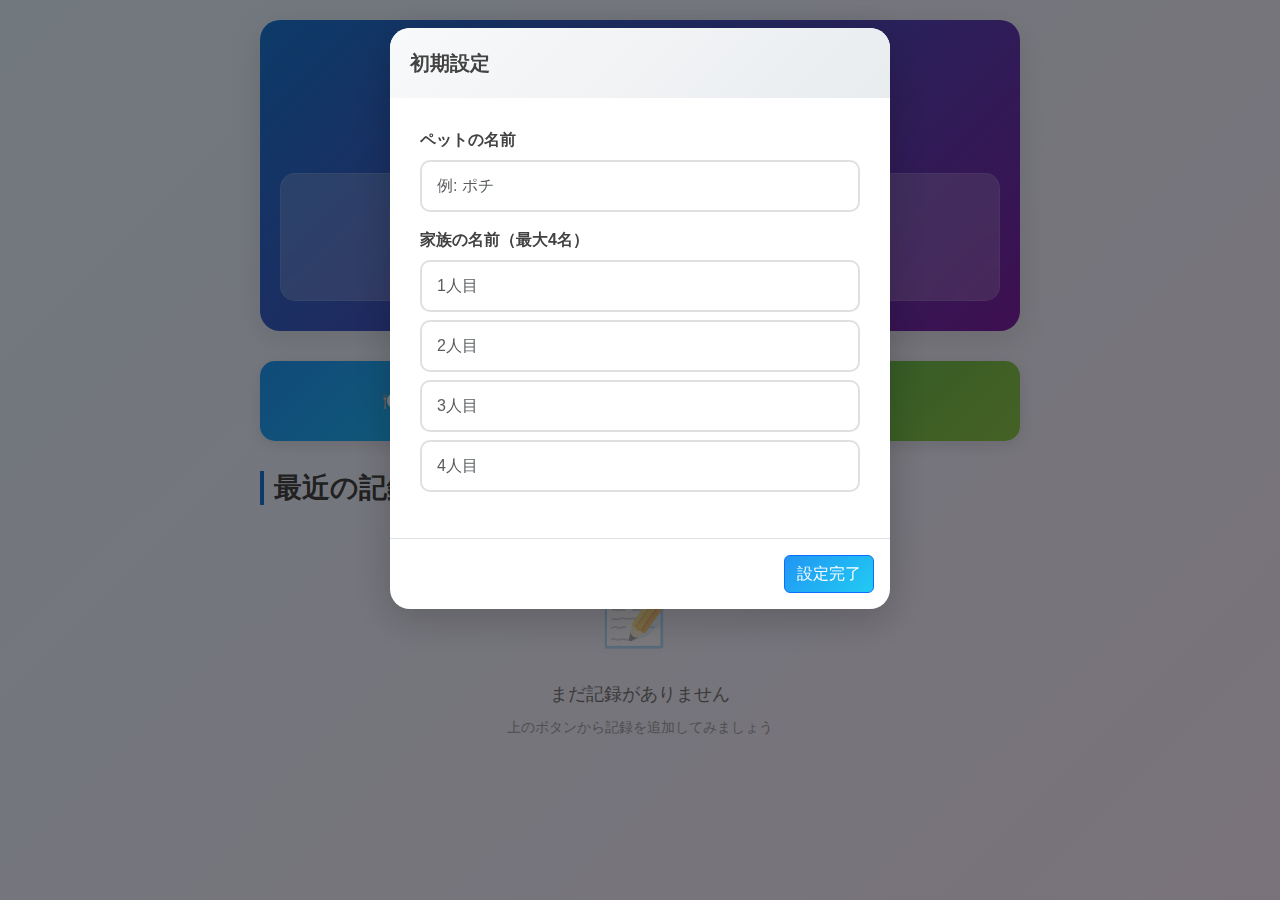
<file: petmanage/index.html>
<!DOCTYPE html>
<html lang="ja">
<head>
    <meta charset="UTF-8">
    <meta name="viewport" content="width=device-width, initial-scale=1.0">
    <title>シンプルペット記録アプリ</title>
    <!-- Bootstrap CSS -->
    <link href="https://cdnjs.cloudflare.com/ajax/libs/bootstrap/5.3.0/css/bootstrap.min.css" rel="stylesheet">
    <!-- Custom CSS -->
    <link rel="stylesheet" href="style.css">
</head>
<body>
    <div class="container-fluid">
        <!-- ヘッダー部分 -->
        <header class="header-section">
            <div class="row">
                <div class="col-12">
                    <h1 class="app-title">🐕 ペット記録アプリ</h1>
                    <div class="pet-info">
                        <span id="petName">ポチ</span>の記録
                    </div>
                </div>
            </div>
            
            <!-- 今日の統計 -->
            <div class="row mt-3">
                <div class="col-6">
                    <div class="stat-card">
                        <div class="stat-number" id="todayFeeding">0</div>
                        <div class="stat-label">今日の餌やり</div>
                    </div>
                </div>
                <div class="col-6">
                    <div class="stat-card">
                        <div class="stat-number" id="todayWalk">0</div>
                        <div class="stat-label">今日の散歩</div>
                    </div>
                </div>
            </div>
        </header>

        <!-- 記録追加ボタン部分 -->
        <section class="action-section">
            <div class="row mt-4">
                <div class="col-6">
                    <button class="btn btn-primary action-btn" onclick="showFeedingModal()">
                        🍽️ 餌やり記録
                    </button>
                </div>
                <div class="col-6">
                    <button class="btn btn-success action-btn" onclick="showWalkModal()">
                        🚶 散歩記録
                    </button>
                </div>
            </div>
        </section>

        <!-- 履歴表示部分 -->
        <section class="history-section">
            <div class="row mt-4">
                <div class="col-12">
                    <h3>最近の記録</h3>
                    <div id="recordsList" class="records-list">
                        <!-- 記録がここに動的に追加される -->
                    </div>
                </div>
            </div>
        </section>
    </div>

    <!-- 餌やり記録モーダル -->
    <div class="modal fade" id="feedingModal" tabindex="-1">
        <div class="modal-dialog">
            <div class="modal-content">
                <div class="modal-header">
                    <h5 class="modal-title">🍽️ 餌やり記録</h5>
                    <button type="button" class="btn-close" data-bs-dismiss="modal"></button>
                </div>
                <div class="modal-body">
                    <form id="feedingForm">
                        <div class="mb-3">
                            <label class="form-label">時間</label>
                            <input type="time" class="form-control" id="feedingTime" required>
                        </div>
                        <div class="mb-3">
                            <label class="form-label">種類</label>
                            <select class="form-select" id="feedingType" required>
                                <option value="">選択してください</option>
                                <option value="朝食">朝食</option>
                                <option value="昼食">昼食</option>
                                <option value="夕食">夕食</option>
                                <option value="おやつ">おやつ</option>
                            </select>
                        </div>
                        <div class="mb-3">
                            <label class="form-label">量</label>
                            <input type="text" class="form-control" id="feedingAmount" placeholder="例: 1カップ、100g" required>
                        </div>
                        <div class="mb-3">
                            <label class="form-label">担当者</label>
                            <select class="form-select" id="feedingPerson" required>
                                <option value="">選択してください</option>
                                <!-- 家族名が動的に追加される -->
                            </select>
                        </div>
                    </form>
                </div>
                <div class="modal-footer">
                    <button type="button" class="btn btn-secondary" data-bs-dismiss="modal">キャンセル</button>
                    <button type="button" class="btn btn-primary" onclick="addFeedingRecord()">記録する</button>
                </div>
            </div>
        </div>
    </div>

    <!-- 散歩記録モーダル -->
    <div class="modal fade" id="walkModal" tabindex="-1">
        <div class="modal-dialog">
            <div class="modal-content">
                <div class="modal-header">
                    <h5 class="modal-title">🚶 散歩記録</h5>
                    <button type="button" class="btn-close" data-bs-dismiss="modal"></button>
                </div>
                <div class="modal-body">
                    <form id="walkForm">
                        <div class="mb-3">
                            <label class="form-label">時間</label>
                            <input type="time" class="form-control" id="walkTime" required>
                        </div>
                        <div class="mb-3">
                            <label class="form-label">散歩時間</label>
                            <select class="form-select" id="walkDuration" required>
                                <option value="">選択してください</option>
                                <option value="15分">15分</option>
                                <option value="30分">30分</option>
                                <option value="45分">45分</option>
                                <option value="60分">60分</option>
                                <option value="その他">その他</option>
                            </select>
                        </div>
                        <div class="mb-3">
                            <label class="form-label">場所</label>
                            <input type="text" class="form-control" id="walkLocation" placeholder="例: 近所の公園" required>
                        </div>
                        <div class="mb-3">
                            <label class="form-label">担当者</label>
                            <select class="form-select" id="walkPerson" required>
                                <option value="">選択してください</option>
                                <!-- 家族名が動的に追加される -->
                            </select>
                        </div>
                    </form>
                </div>
                <div class="modal-footer">
                    <button type="button" class="btn btn-secondary" data-bs-dismiss="modal">キャンセル</button>
                    <button type="button" class="btn btn-success" onclick="addWalkRecord()">記録する</button>
                </div>
            </div>
        </div>
    </div>

    <!-- 初期設定モーダル -->
    <div class="modal fade" id="setupModal" tabindex="-1" data-bs-backdrop="static">
        <div class="modal-dialog">
            <div class="modal-content">
                <div class="modal-header">
                    <h5 class="modal-title">初期設定</h5>
                </div>
                <div class="modal-body">
                    <div class="mb-3">
                        <label class="form-label">ペットの名前</label>
                        <input type="text" class="form-control" id="setupPetName" placeholder="例: ポチ" required>
                    </div>
                    <div class="mb-3">
                        <label class="form-label">家族の名前（最大4名）</label>
                        <input type="text" class="form-control mb-2" id="family1" placeholder="1人目" required>
                        <input type="text" class="form-control mb-2" id="family2" placeholder="2人目">
                        <input type="text" class="form-control mb-2" id="family3" placeholder="3人目">
                        <input type="text" class="form-control" id="family4" placeholder="4人目">
                    </div>
                </div>
                <div class="modal-footer">
                    <button type="button" class="btn btn-primary" onclick="saveInitialSettings()">設定完了</button>
                </div>
            </div>
        </div>
    </div>

    <!-- Bootstrap JS -->
    <script src="https://cdnjs.cloudflare.com/ajax/libs/bootstrap/5.3.0/js/bootstrap.bundle.min.js"></script>
    <!-- Custom JavaScript -->
    <script src="script.js"></script>
</body>
</html>
</file>
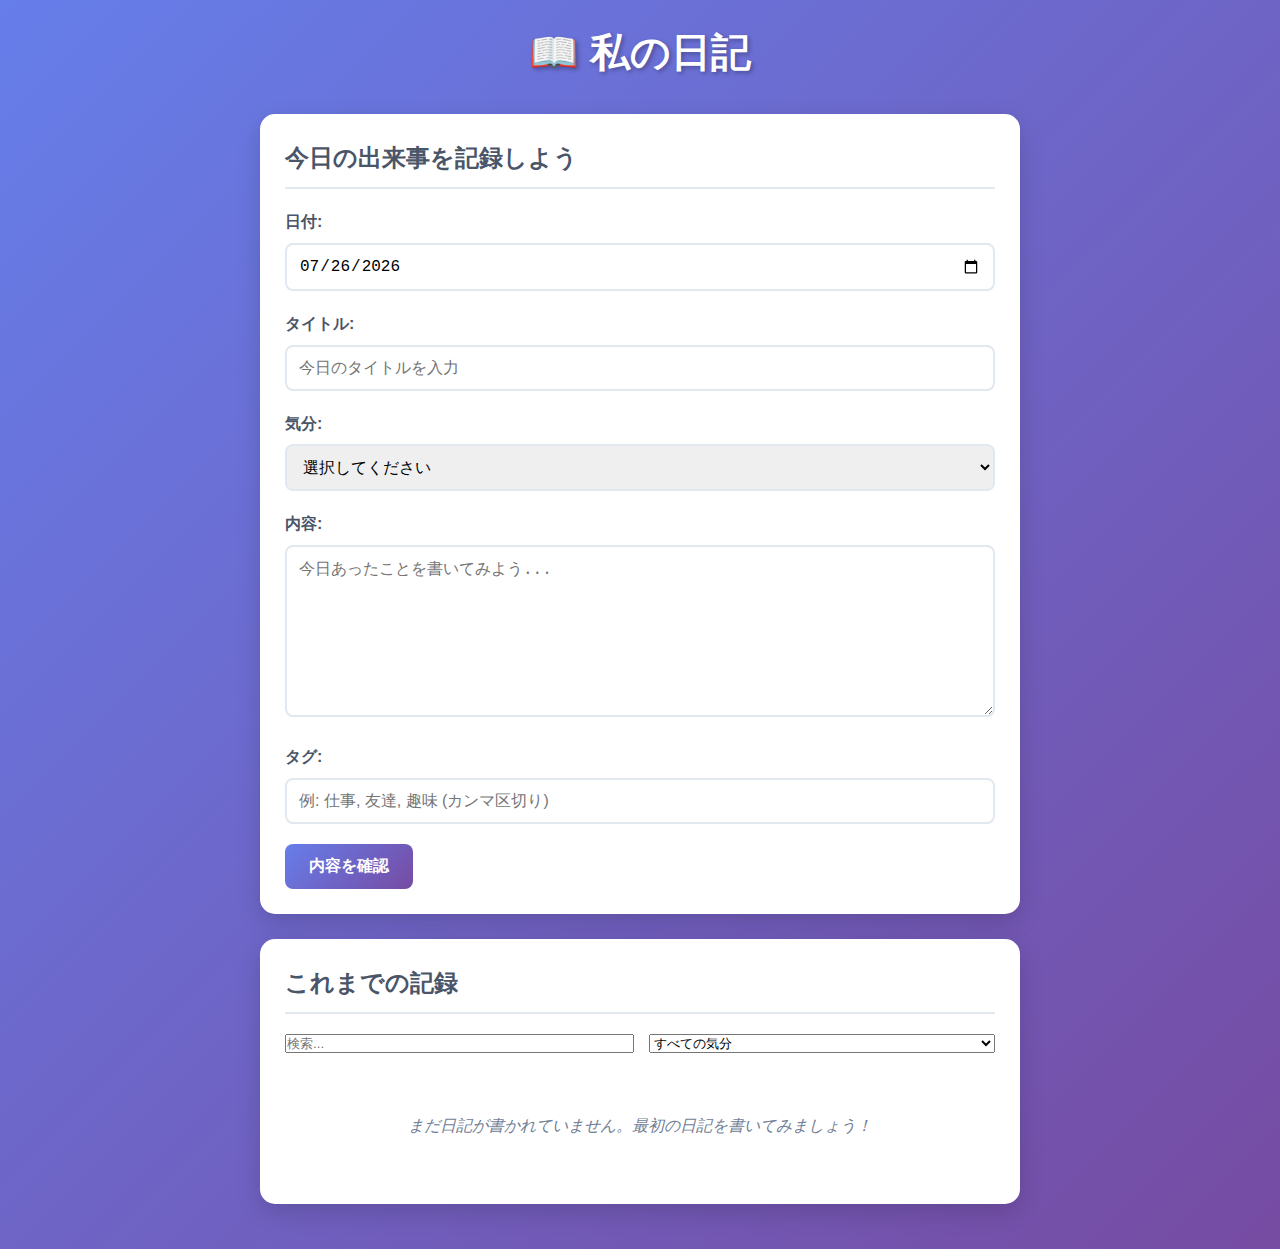
<file: dairy/diary_app_html.html>
<!DOCTYPE html>
<html lang="ja">
<head>
    <meta charset="UTF-8">
    <meta name="viewport" content="width=device-width, initial-scale=1.0">
    <title>日記アプリ</title>
    <link rel="stylesheet" href="diary_app_css.css">
</head>
<body>
    <div class="container">
        <header>
            <h1>📖 私の日記</h1>
        </header>

        <main>
            <!-- 入力フォーム -->
            <section id="input-section" class="section">
                <h2>今日の出来事を記録しよう</h2>
                <form id="diary-form">
                    <div class="form-group">
                        <label for="date">日付:</label>
                        <input type="date" id="date" name="date" required>
                    </div>

                    <div class="form-group">
                        <label for="title">タイトル:</label>
                        <input type="text" id="title" name="title" placeholder="今日のタイトルを入力" required>
                    </div>

                    <div class="form-group">
                        <label for="mood">気分:</label>
                        <select id="mood" name="mood" required>
                            <option value="">選択してください</option>
                            <option value="😊">😊 とても良い</option>
                            <option value="🙂">🙂 良い</option>
                            <option value="😐">😐 普通</option>
                            <option value="😞">😞 悪い</option>
                            <option value="😢">😢 とても悪い</option>
                        </select>
                    </div>

                    <div class="form-group">
                        <label for="content">内容:</label>
                        <textarea id="content" name="content" rows="8" placeholder="今日あったことを書いてみよう..." required></textarea>
                    </div>

                    <div class="form-group">
                        <label for="tags">タグ:</label>
                        <input type="text" id="tags" name="tags" placeholder="例: 仕事, 友達, 趣味 (カンマ区切り)">
                    </div>

                    <button type="button" onclick="previewEntry()" class="btn btn-primary">内容を確認</button>
                </form>
            </section>

            <!-- 確認プレビュー -->
            <section id="preview-section" class="section" style="display: none;">
                <h2>入力内容の確認</h2>
                <div id="preview-content" class="preview-box"></div>
                <div class="button-group">
                    <button onclick="confirmSave()" class="btn btn-success">この内容で記録する</button>
                    <button onclick="cancelPreview()" class="btn btn-secondary">修正する</button>
                </div>
            </section>

            <!-- 日記一覧 -->
            <section id="entries-section" class="section">
                <h2>これまでの記録</h2>
                <div class="filter-controls">
                    <input type="text" id="search" placeholder="検索..." onkeyup="filterEntries()">
                    <select id="mood-filter" onchange="filterEntries()">
                        <option value="">すべての気分</option>
                        <option value="😊">😊 とても良い</option>
                        <option value="🙂">🙂 良い</option>
                        <option value="😐">😐 普通</option>
                        <option value="😞">😞 悪い</option>
                        <option value="😢">😢 とても悪い</option>
                    </select>
                </div>
                <div id="entries-list"></div>
            </section>
        </main>
    </div>

    <script src="diary_app_js.js"></script>
</body>
</html>
</file>
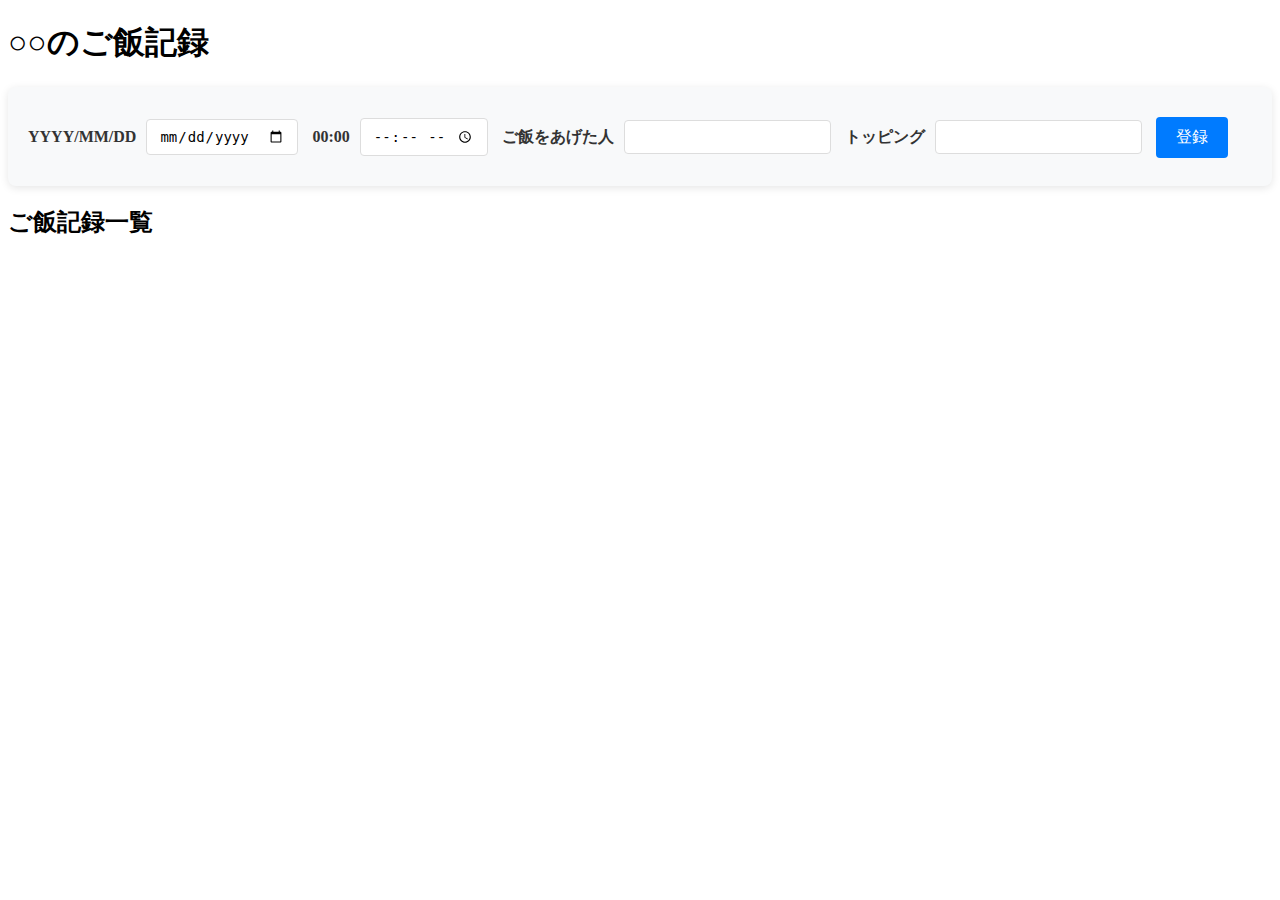
<file: PetFeed/mainPet.html>
<!DOCTYPE html>
<html>
  <head>
    <meta charset="UTF-8">
    <meta name="viewport" content="width=device-width, initial-scale=1.0">
    <link rel="stylesheet" href="improved_pet_css.css">
    <title>ペットのご飯記録</title> 
  </head>
  <body>
    <h1>○○のご飯記録</h1>
     <div>
      <form>
        <label for="date">YYYY/MM/DD</label><input type="date" name="date" id="date" required>
        <label for="time">00:00</label><input type="time" name="time" id="time" required>
        <label for="giver">ご飯をあげた人</label><input type="text" name="giver" id="giver" required>
        <label for="topping">トッピング</label><input type="text" name="topping" id="topping" required>
        <input type="button" id="button" value="登録">
      </form>
    </div>
    <h2>ご飯記録一覧</h2>
      <div id="petlist" class="logbody"></div>
    <script src="Pet.js"></script>
  </body>
</html>
</file>
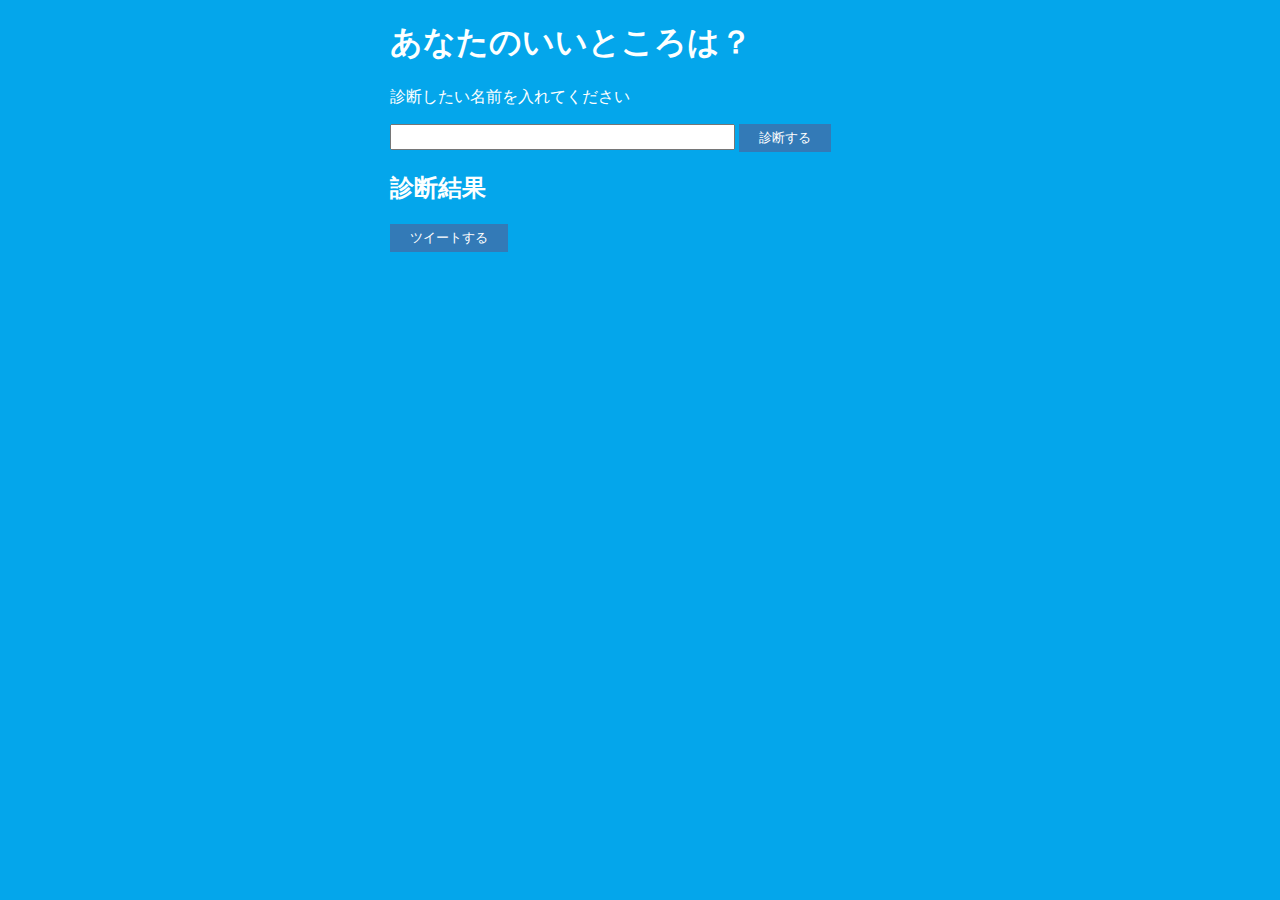
<file: workspace/assesment.html>
<!DOCTYPE html>
<html>
  <head>
    <meta charset="UTF-8">
    <meta name="viewport" content="width=device-width, initial-scale=1.0">
    <title>あなたのいいところ診断</title>
    <link rel="stylesheet" href="assesment.css">
  </head>
  <body>
    <h1>あなたのいいところは？</h1> 
    <p>診断したい名前を入れてください</p>
    <input type="text" id="user-name" size="40" maxlength="20"> <button id="assesment">診断する</button>
    <h2>診断結果</h2>
    <script src="assesment.js"></script>
    <div id="result-area"></div>
    <div id="tweet-area"></div>
    <button>ツイートする</button>
  </body>
</html>
</file>
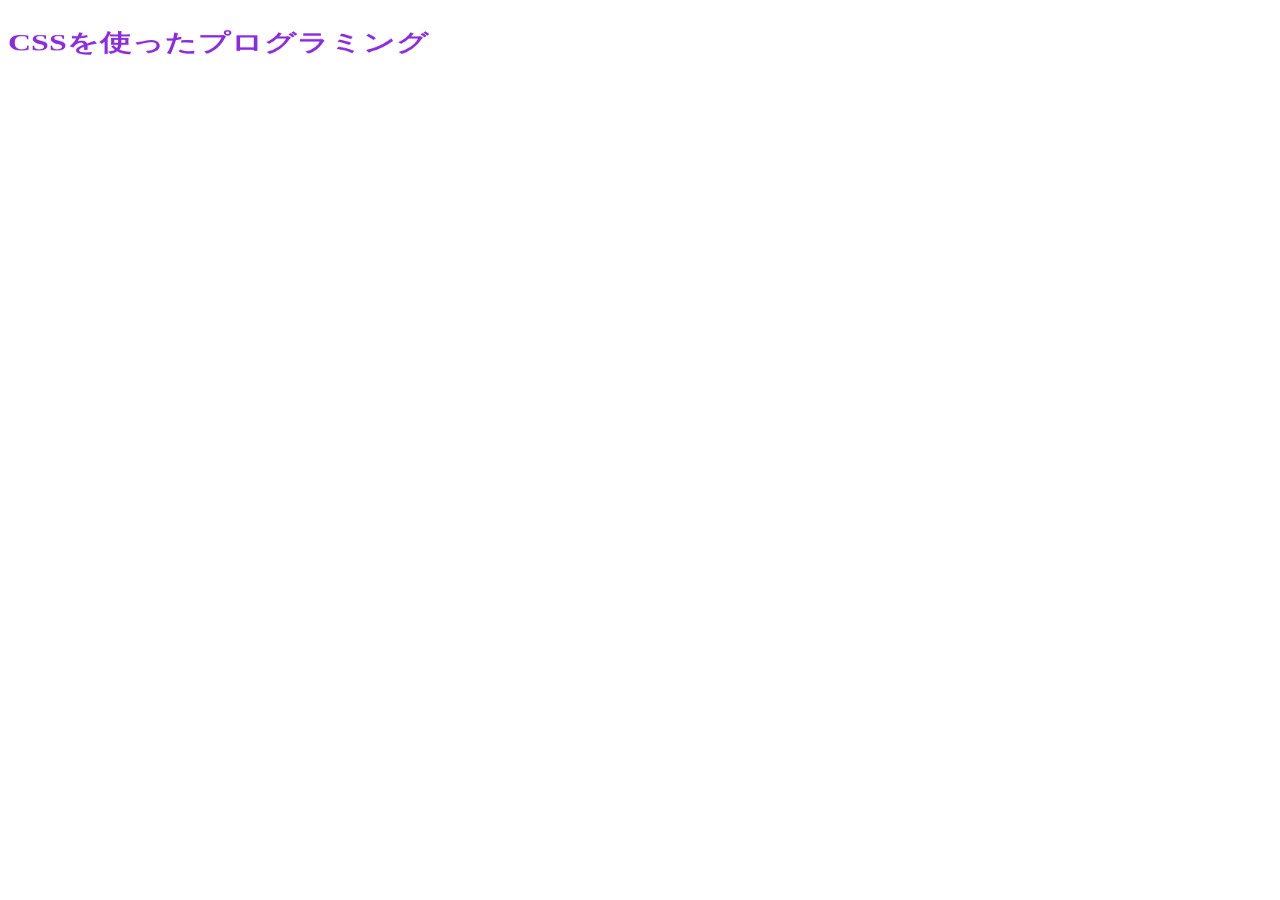
<file: ZenStudy7/css-programming.html>
<!DOCTYPE html>
<html>
  <head>
    <meta charset="UTF-8">
    <meta name="viewport" content="width=device-width, initial-scale=1.0">
    <title>CSSを使ったプログラミング</title>
    <link rel="stylesheet" href="css-programming.css">
  </head>
  <body>
    <h1 id="heading" class="face">CSSを使ったプログラミング</h1>
    <script src="animation.js"></script>
  </body>
</html>
</file>
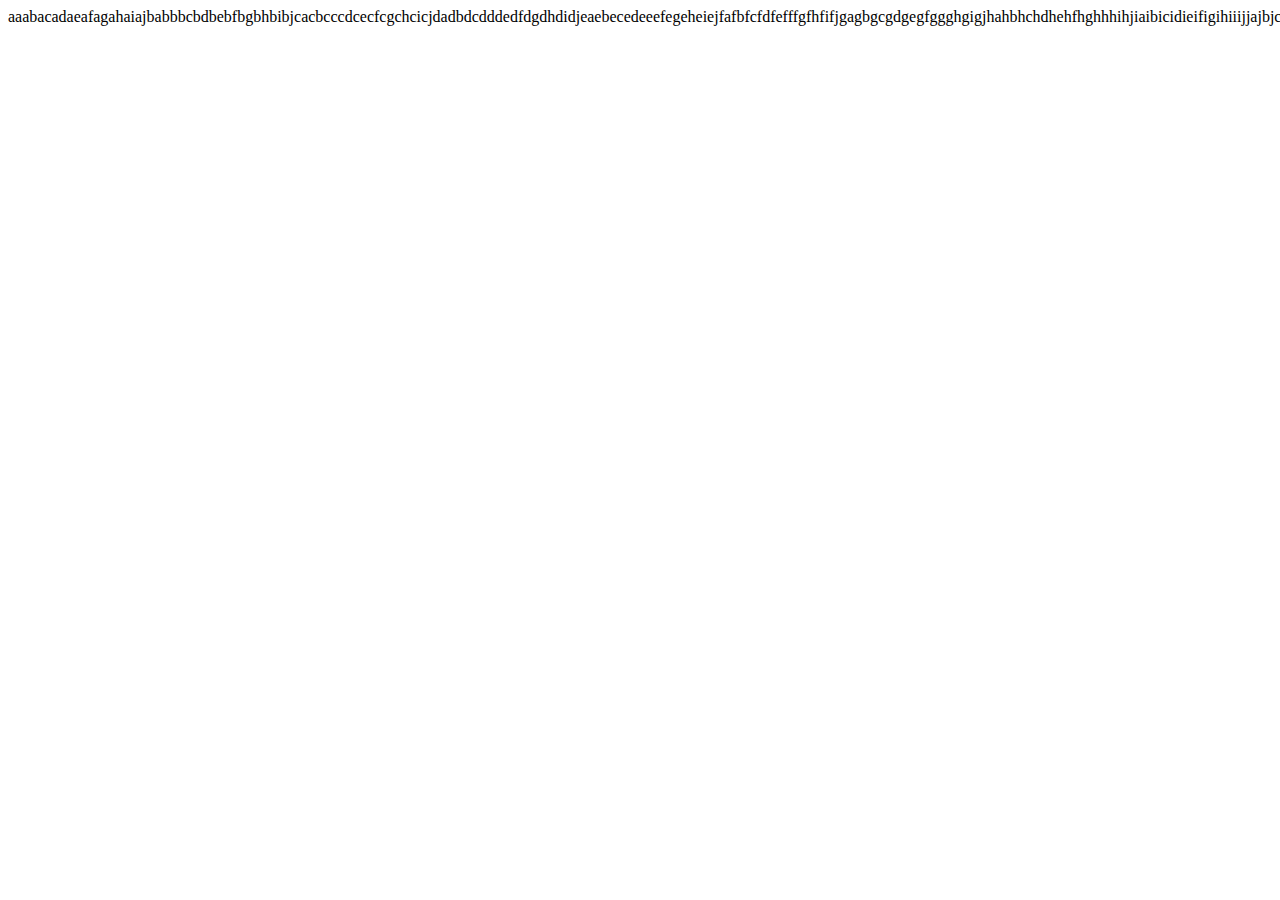
<file: ZenStudy7/js-function.html>
<!DOCTYPE html>
<html>
  <head>
    <meta charset="UTF-8">
    <meta name="viewport" content="width=device-width, initial-scale=1.0">
    <title>くり返し</title>
  </head>
  <body>
    <script src="for2.js"></script>
  </body>
</html>
</file>
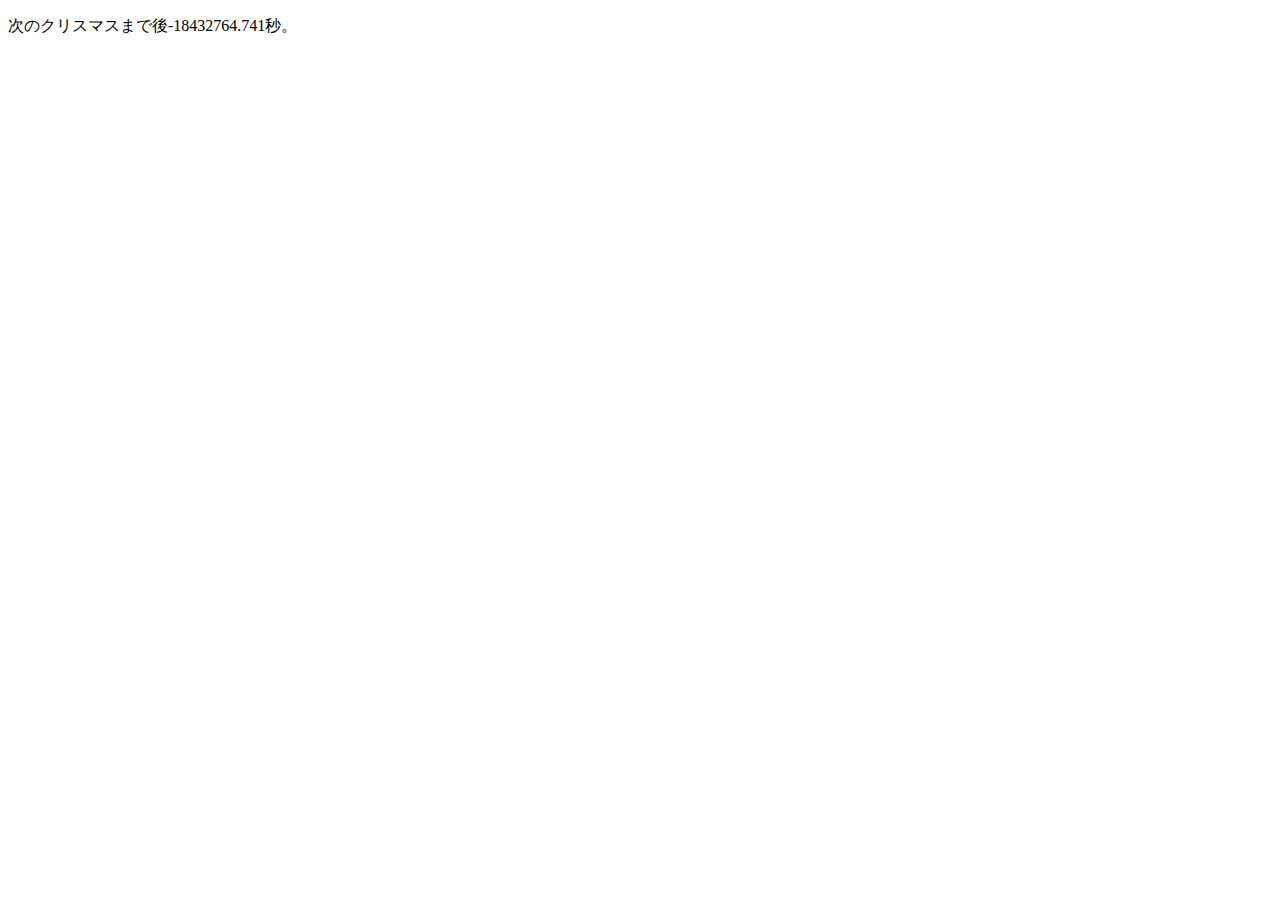
<file: ZenStudy7/nextChris.html>
<!DOCTYPE html>
<html lang="ja">
<head>
  <meta charset="UTF-8">
  <meta name="viewport" content="width=device-width, initial-scale=1.0">
  <title>JavaScript の関数</title>
</head>
<body>
  <p id="next-christmas"></p>
  <script src="cris.js"></script>
</body>
</html>
</file>
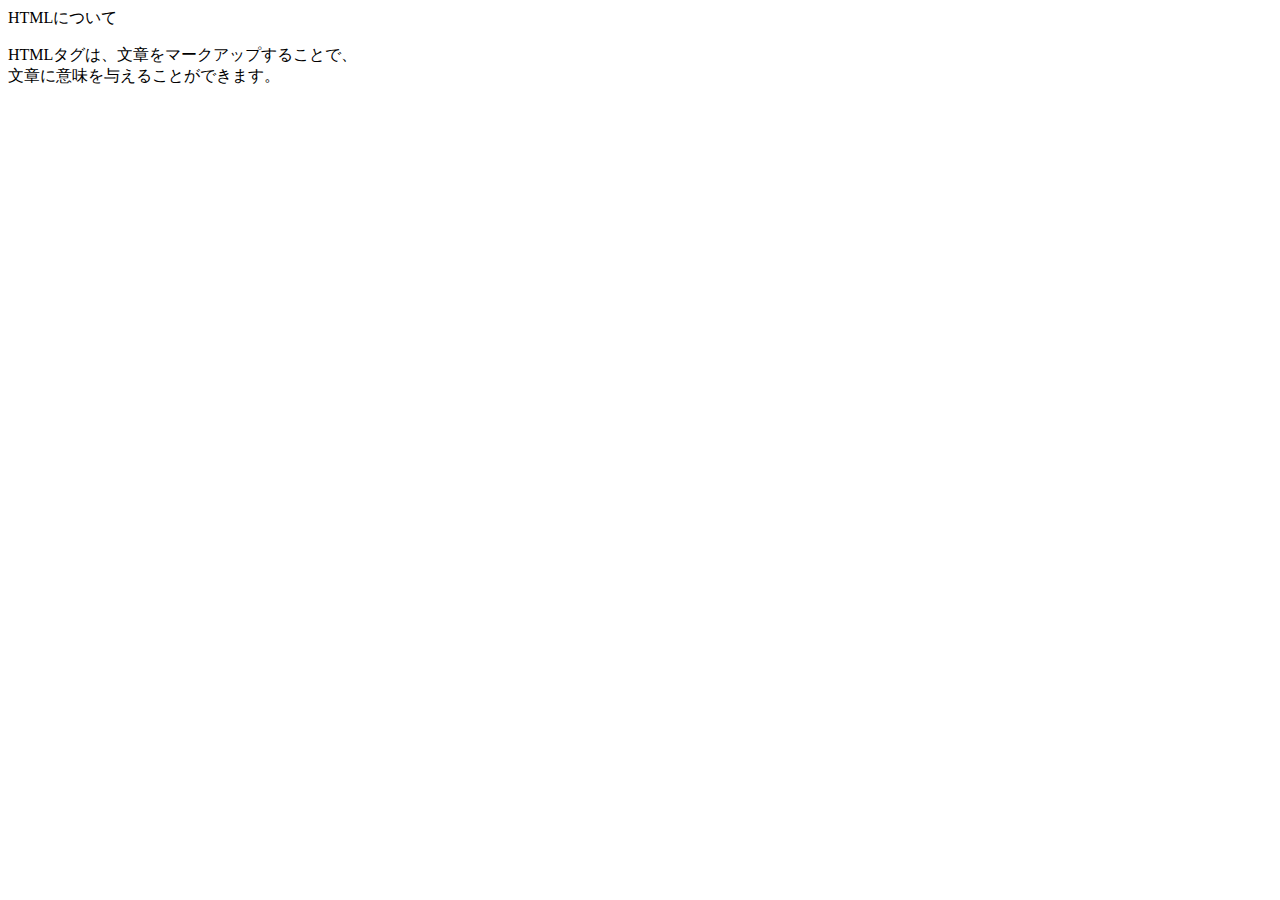
<file: ZenStudy7/tags.html>
<!DOCTYPE html>
<html lang="en">
<head>
  <meta charset="UTF-8">
  <meta name="viewport" content="width=device-width, initial-scale=1.0">
  <title>HTMLについて</title>
</head>
<body>
  <g1>HTMLについて</g1>
  <p>
    HTMLタグは、文章をマークアップすることで、<br>文章に意味を与えることができます。
  </p>
</body>
</html>
</file>
<file: petmanage/style.css>
/* 全体的なスタイル */
body {
    background: linear-gradient(135deg, #e3f2fd 0%, #f3e5f5 100%);
    font-family: 'Segoe UI', Tahoma, Geneva, Verdana, sans-serif;
    min-height: 100vh;
}

.container-fluid {
    max-width: 800px;
    margin: 0 auto;
    padding: 20px;
}

/* ヘッダー部分 */
.header-section {
    background: linear-gradient(135deg, #1976d2 0%, #7b1fa2 100%);
    color: white;
    padding: 30px 20px;
    border-radius: 20px;
    margin-bottom: 20px;
    box-shadow: 0 8px 32px rgba(0, 0, 0, 0.1);
}

.app-title {
    font-size: 2.5rem;
    font-weight: bold;
    margin-bottom: 10px;
    text-align: center;
}

.pet-info {
    text-align: center;
    font-size: 1.2rem;
    color: #e1f5fe;
    margin-bottom: 20px;
}

/* 統計カード */
.stat-card {
    background: rgba(255, 255, 255, 0.2);
    padding: 20px;
    border-radius: 15px;
    text-align: center;
    backdrop-filter: blur(10px);
    border: 1px solid rgba(255, 255, 255, 0.1);
}

.stat-number {
    font-size: 2.5rem;
    font-weight: bold;
    color: white;
}

.stat-label {
    font-size: 0.9rem;
    color: #e1f5fe;
    margin-top: 5px;
}

/* アクションボタン */
.action-section {
    margin: 30px 0;
}

.action-btn {
    width: 100%;
    height: 80px;
    font-size: 1.2rem;
    font-weight: bold;
    border-radius: 15px;
    border: none;
    box-shadow: 0 4px 15px rgba(0, 0, 0, 0.1);
    transition: all 0.3s ease;
}

.action-btn:hover {
    transform: translateY(-2px);
    box-shadow: 0 6px 20px rgba(0, 0, 0, 0.15);
}

.btn-primary {
    background: linear-gradient(135deg, #2196f3 0%, #21cbf3 100%);
}

.btn-success {
    background: linear-gradient(135deg, #4caf50 0%, #8bc34a 100%);
}

/* 履歴セクション */
.history-section h3 {
    color: #424242;
    font-weight: bold;
    margin-bottom: 20px;
    padding-left: 10px;
    border-left: 4px solid #1976d2;
}

.records-list {
    max-height: 500px;
    overflow-y: auto;
}

/* 記録カード */
.record-card {
    background: white;
    border-radius: 15px;
    padding: 20px;
    margin-bottom: 15px;
    box-shadow: 0 4px 15px rgba(0, 0, 0, 0.08);
    border-left: 5px solid transparent;
    transition: all 0.3s ease;
}

.record-card:hover {
    transform: translateY(-2px);
    box-shadow: 0 6px 20px rgba(0, 0, 0, 0.12);
}

.record-card.feeding {
    border-left-color: #2196f3;
}

.record-card.walk {
    border-left-color: #4caf50;
}

.record-header {
    display: flex;
    justify-content: space-between;
    align-items: center;
    margin-bottom: 10px;
}

.record-type {
    font-size: 1.1rem;
    font-weight: bold;
    color: #424242;
}

.record-time {
    font-size: 0.9rem;
    color: #757575;
    background: #f5f5f5;
    padding: 4px 8px;
    border-radius: 8px;
}

.record-details {
    color: #616161;
    font-size: 0.95rem;
}

.record-details div {
    margin-bottom: 5px;
}

.record-person {
    display: inline-block;
    background: linear-gradient(135deg, #e3f2fd 0%, #f3e5f5 100%);
    color: #1976d2;
    padding: 4px 12px;
    border-radius: 20px;
    font-size: 0.85rem;
    font-weight: 500;
    margin-top: 10px;
}

/* モーダルのカスタマイズ */
.modal-content {
    border-radius: 20px;
    border: none;
    box-shadow: 0 10px 40px rgba(0, 0, 0, 0.2);
}

.modal-header {
    background: linear-gradient(135deg, #f8f9fa 0%, #e9ecef 100%);
    border-bottom: none;
    border-radius: 20px 20px 0 0;
    padding: 20px;
}

.modal-title {
    font-weight: bold;
    color: #424242;
}

.modal-body {
    padding: 30px;
}

.form-label {
    font-weight: 600;
    color: #424242;
    margin-bottom: 8px;
}

.form-control, .form-select {
    border-radius: 10px;
    border: 2px solid #e0e0e0;
    padding: 12px 15px;
    transition: border-color 0.3s ease;
}

.form-control:focus, .form-select:focus {
    border-color: #1976d2;
    box-shadow: 0 0 0 0.2rem rgba(25, 118, 210, 0.25);
}

/* レスポンシブ対応 */
@media (max-width: 768px) {
    .container-fluid {
        padding: 10px;
    }
    
    .app-title {
        font-size: 2rem;
    }
    
    .stat-number {
        font-size: 2rem;
    }
    
    .action-btn {
        height: 70px;
        font-size: 1.1rem;
    }
    
    .modal-body {
        padding: 20px;
    }
}

/* スクロールバーのスタイル */
.records-list::-webkit-scrollbar {
    width: 6px;
}

.records-list::-webkit-scrollbar-track {
    background: #f1f1f1;
    border-radius: 10px;
}

.records-list::-webkit-scrollbar-thumb {
    background: #c1c1c1;
    border-radius: 10px;
}

.records-list::-webkit-scrollbar-thumb:hover {
    background: #a8a8a8;
}

/* 空の状態 */
.empty-state {
    text-align: center;
    padding: 40px 20px;
    color: #757575;
}

.empty-state-icon {
    font-size: 4rem;
    margin-bottom: 20px;
    opacity: 0.5;
}

.empty-state-text {
    font-size: 1.1rem;
    margin-bottom: 10px;
}

.empty-state-subtext {
    font-size: 0.9rem;
    color: #9e9e9e;
}

/* アニメーション */
@keyframes fadeIn {
    from {
        opacity: 0;
        transform: translateY(20px);
    }
    to {
        opacity: 1;
        transform: translateY(0);
    }
}

.record-card {
    animation: fadeIn 0.5s ease-out;
}

/* ローディング状態 */
.loading {
    display: inline-block;
    width: 20px;
    height: 20px;
    border: 3px solid #f3f3f3;
    border-top: 3px solid #1976d2;
    border-radius: 50%;
    animation: spin 1s linear infinite;
    margin-right: 10px;
}

@keyframes spin {
    0% { transform: rotate(0deg); }
    100% { transform: rotate(360deg); }
}
</file>
<file: dairy/diary_app_css.css>
/* 全体設定 */
* {
    margin: 0;
    padding: 0;
    box-sizing: border-box;
}

body {
    font-family: 'Arial', sans-serif;
    line-height: 1.6;
    color: #333;
    background: linear-gradient(135deg, #667eea 0%, #764ba2 100%);
    min-height: 100vh;
}

.container {
    max-width: 800px;
    margin: 0 auto;
    padding: 20px;
}

/* ヘッダー */
header {
    text-align: center;
    margin-bottom: 30px;
}

header h1 {
    color: white;
    font-size: 2.5em;
    text-shadow: 2px 2px 4px rgba(0,0,0,0.3);
}

/* セクション */
.section {
    background: white;
    border-radius: 15px;
    padding: 25px;
    margin-bottom: 25px;
    box-shadow: 0 8px 25px rgba(0,0,0,0.15);
}

.section h2 {
    color: #4a5568;
    margin-bottom: 20px;
    border-bottom: 2px solid #e2e8f0;
    padding-bottom: 10px;
}

/* フォーム */
.form-group {
    margin-bottom: 20px;
}

.form-group label {
    display: block;
    margin-bottom: 8px;
    font-weight: bold;
    color: #4a5568;
}

.form-group input,
.form-group select,
.form-group textarea {
    width: 100%;
    padding: 12px;
    border: 2px solid #e2e8f0;
    border-radius: 8px;
    font-size: 16px;
    transition: border-color 0.3s ease;
}

.form-group input:focus,
.form-group select:focus,
.form-group textarea:focus {
    outline: none;
    border-color: #667eea;
    box-shadow: 0 0 0 3px rgba(102, 126, 234, 0.1);
}

textarea {
    resize: vertical;
    min-height: 120px;
}

/* ボタン */
.btn {
    padding: 12px 24px;
    border: none;
    border-radius: 8px;
    font-size: 16px;
    font-weight: bold;
    cursor: pointer;
    transition: all 0.3s ease;
    text-decoration: none;
    display: inline-block;
}

.btn-primary {
    background: linear-gradient(135deg, #667eea 0%, #764ba2 100%);
    color: white;
}

.btn-primary:hover {
    transform: translateY(-2px);
    box-shadow: 0 5px 15px rgba(102, 126, 234, 0.4);
}

.btn-success {
    background: linear-gradient(135deg, #48bb78 0%, #38a169 100%);
    color: white;
}

.btn-success:hover {
    transform: translateY(-2px);
    box-shadow: 0 5px 15px rgba(72, 187, 120, 0.4);
}

.btn-secondary {
    background: linear-gradient(135deg, #a0aec0 0%, #718096 100%);
    color: white;
}

.btn-secondary:hover {
    transform: translateY(-2px);
    box-shadow: 0 5px 15px rgba(160, 174, 192, 0.4);
}

.btn-delete {
    background: linear-gradient(135deg, #f56565 0%, #e53e3e 100%);
    color: white;
    padding: 8px 16px;
    font-size: 14px;
}

.btn-delete:hover {
    transform: translateY(-1px);
    box-shadow: 0 3px 10px rgba(245, 101, 101, 0.4);
}

/* ボタングループ */
.button-group {
    display: flex;
    gap: 15px;
    margin-top: 20px;
}

/* プレビューボックス */
.preview-box {
    background: #f7fafc;
    border: 2px solid #e2e8f0;
    border-radius: 8px;
    padding: 20px;
    margin-bottom: 20px;
}

.preview-item {
    margin-bottom: 15px;
}

.preview-item strong {
    color: #4a5568;
    display: block;
    margin-bottom: 5px;
}

.preview-content {
    background: white;
    padding: 15px;
    border-radius: 5px;
    border-left: 4px solid #667eea;
    white-space: pre-wrap;
}

.preview-tags {
    display: flex;
    flex-wrap: wrap;
    gap: 8px;
    margin-top: 8px;
}

.tag {
    background: #667eea;
    color: white;
    padding: 4px 12px;
    border-radius: 20px;
    font-size: 14px;
}

/* フィルターコントロール */
.filter-controls {
    display: flex;
    gap: 15px;
    margin-bottom: 20px;
    flex-wrap: wrap;
}

.filter-controls input,
.filter-controls select {
    flex: 1;
    min-width: 200px;
}

/* 日記エントリー */
.entry {
    background: #f7fafc;
    border: 1px solid #e2e8f0;
    border-radius: 10px;
    padding: 20px;
    margin-bottom: 15px;
    transition: all 0.3s ease;
}

.entry:hover {
    transform: translateY(-2px);
    box-shadow: 0 5px 15px rgba(0,0,0,0.1);
}

.entry-header {
    display: flex;
    justify-content: space-between;
    align-items: center;
    margin-bottom: 15px;
    flex-wrap: wrap;
    gap: 10px;
}

.entry-title {
    font-size: 1.3em;
    font-weight: bold;
    color: #2d3748;
}

.entry-meta {
    display: flex;
    align-items: center;
    gap: 15px;
    color: #718096;
    font-size: 14px;
}

.entry-mood {
    font-size: 1.5em;
}

.entry-content {
    color: #4a5568;
    line-height: 1.6;
    margin-bottom: 15px;
    white-space: pre-wrap;
}

.entry-tags {
    display: flex;
    flex-wrap: wrap;
    gap: 8px;
    margin-bottom: 15px;
}

.entry-actions {
    text-align: right;
}

/* レスポンシブ */
@media (max-width: 768px) {
    .container {
        padding: 10px;
    }
    
    header h1 {
        font-size: 2em;
    }
    
    .section {
        padding: 20px;
    }
    
    .filter-controls {
        flex-direction: column;
    }
    
    .filter-controls input,
    .filter-controls select {
        min-width: auto;
    }
    
    .entry-header {
        flex-direction: column;
        align-items: flex-start;
    }
    
    .button-group {
        flex-direction: column;
    }
    
    .btn {
        width: 100%;
        text-align: center;
    }
}

/* 空のリスト */
.empty-message {
    text-align: center;
    color: #718096;
    font-style: italic;
    padding: 40px 20px;
}

/* アニメーション */
@keyframes fadeIn {
    from {
        opacity: 0;
        transform: translateY(20px);
    }
    to {
        opacity: 1;
        transform: translateY(0);
    }
}

.entry {
    animation: fadeIn 0.5s ease;
}
</file>
<file: PetFeed/improved_pet_css.css>
.card{
  display: flex;
  flex-direction: column;
  width: 280px;
  height: auto;
  border-radius: 12px;
  overflow: hidden;
  box-shadow: 0 4px 15px rgba(0,0,0,.2);
  margin: 10px;
  background: white;
  transition: transform 0.2s ease, box-shadow 0.2s ease;
}

.card:hover {
  transform: translateY(-2px);
  box-shadow: 0 6px 20px rgba(0,0,0,.25);
}

.card-content {
  padding: 16px;
}

.card-header {
  display: flex;
  justify-content: space-between;
  align-items: center;
  margin-bottom: 12px;
  padding-bottom: 8px;
  border-bottom: 1px solid #e0e0e0;
}

.date {
  font-weight: bold;
  color: #333;
  font-size: 14px;
}

.delete-btn {
  background: none;
  border: none;
  font-size: 14px;
  cursor: pointer;
  padding: 4px;
  border-radius: 4px;
  transition: background-color 0.2s ease;
}

.delete-btn:hover {
  background-color: #ffebee;
}

.card-body p {
  margin: 8px 0;
  color: #555;
  font-size: 14px;
  line-height: 1.4;
}

.logbody{
  display: flex;
  flex-wrap: wrap;
  justify-content: left;
  gap: 20px;
  margin-top: 20px;
}

/* フォームのスタイル改善 */
form {
  background: #f8f9fa;
  padding: 20px;
  border-radius: 8px;
  margin-bottom: 20px;
  box-shadow: 0 2px 8px rgba(0,0,0,.1);
}

form label {
  display: inline-block;
  margin: 10px 10px 5px 0;
  font-weight: bold;
  color: #333;
}

form input[type="date"], 
form input[type="time"], 
form input[type="text"] {
  padding: 8px 12px;
  border: 1px solid #ddd;
  border-radius: 4px;
  margin: 5px 10px 10px 0;
  font-size: 14px;
}

form input[type="button"] {
  background-color: #007bff;
  color: white;
  padding: 10px 20px;
  border: none;
  border-radius: 4px;
  cursor: pointer;
  font-size: 16px;
  margin-top: 10px;
  transition: background-color 0.2s ease;
}

form input[type="button"]:hover {
  background-color: #0056b3;
}

/* レスポンシブ対応 */
@media (max-width: 768px) {
  .card {
    width: 100%;
    max-width: 300px;
  }
  
  .logbody {
    justify-content: center;
  }
  
  form {
    padding: 15px;
  }
  
  form input[type="date"], 
  form input[type="time"], 
  form input[type="text"] {
    width: 100%;
    max-width: 200px;
    margin: 5px 0;
  }
}
</file>
<file: workspace/assesment.css>
body {
  background-color: #04a6eb;
  color: #fdffff;
  width: 500px;
  margin-right: auto;
  margin-left: auto;
}

button {
  padding: 5px 20px;
  background-color: #337ab7;
  border-style: none;
  color: #ffffff;
  font-style: inherit;
}

input {
  height: 20px;
}
</file>
<file: ZenStudy7/css-programming.css>
.face {
  color: blueviolet;
}
</file>
